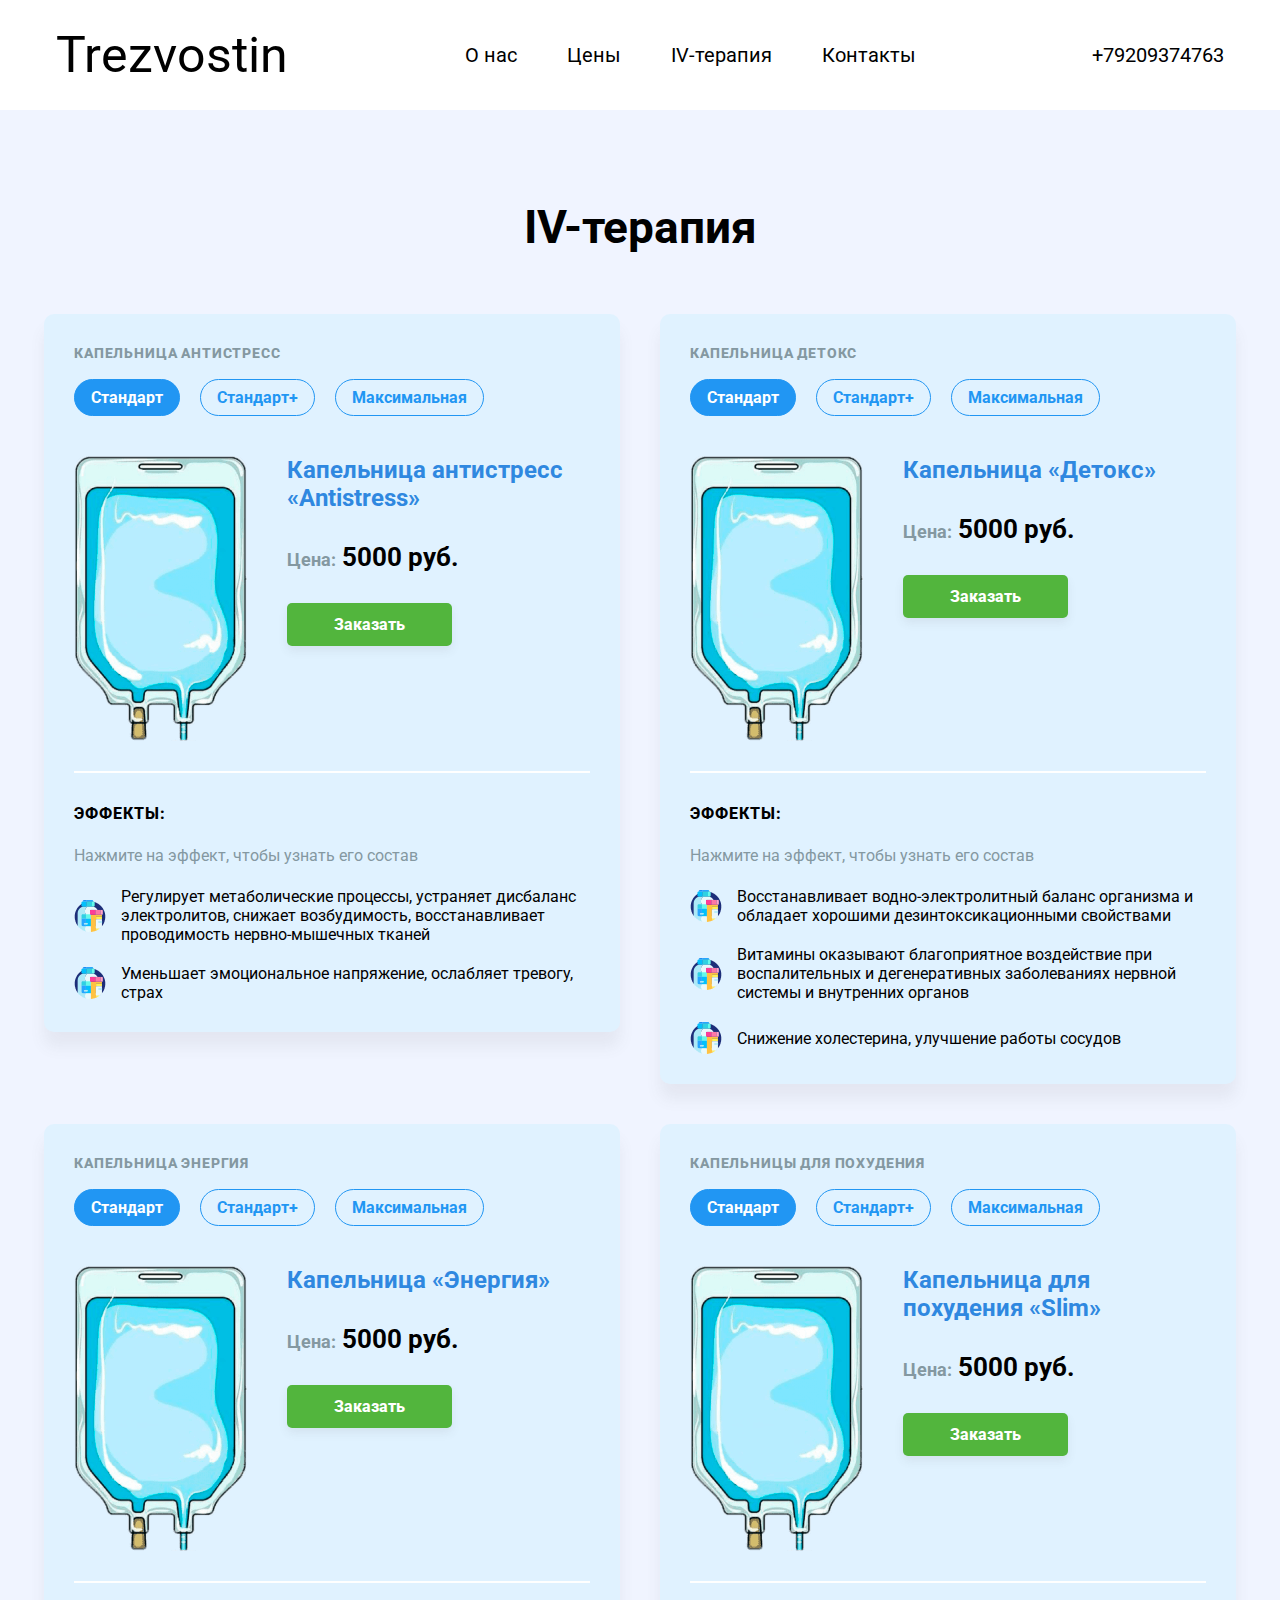
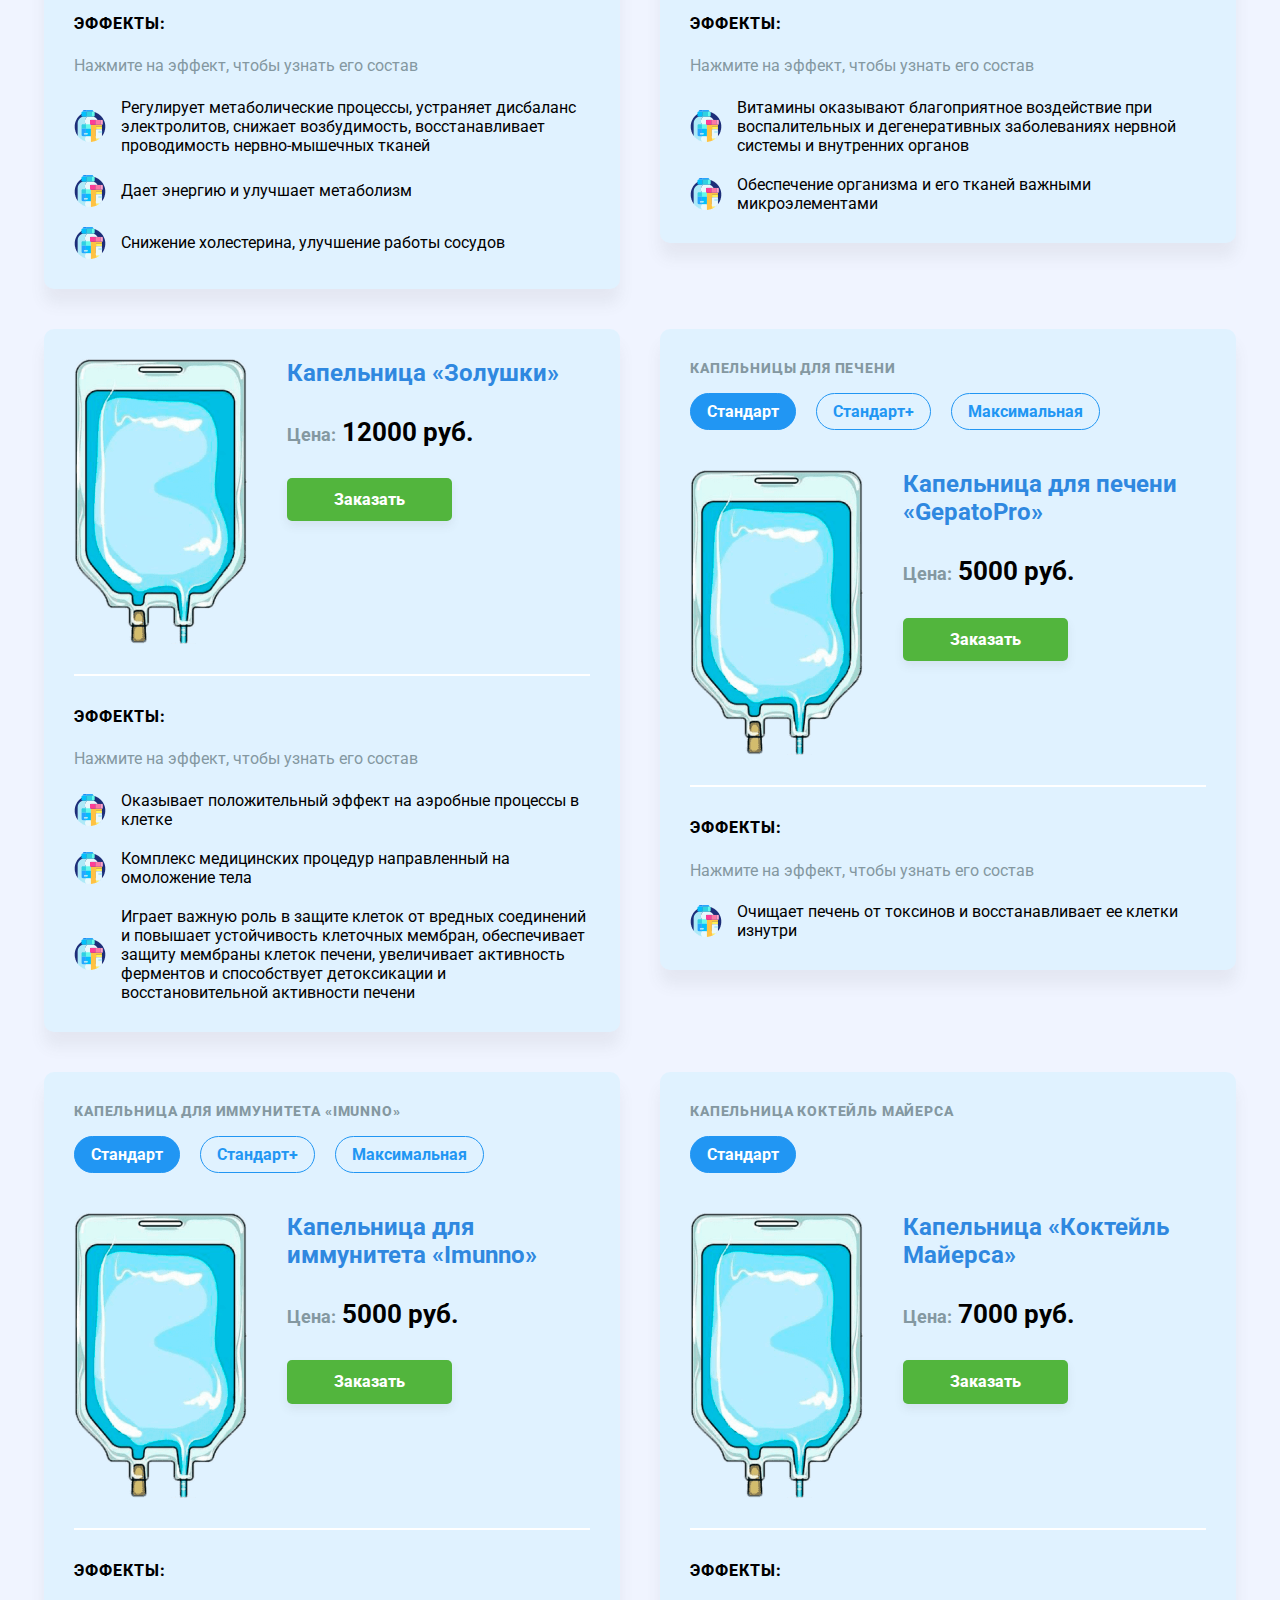
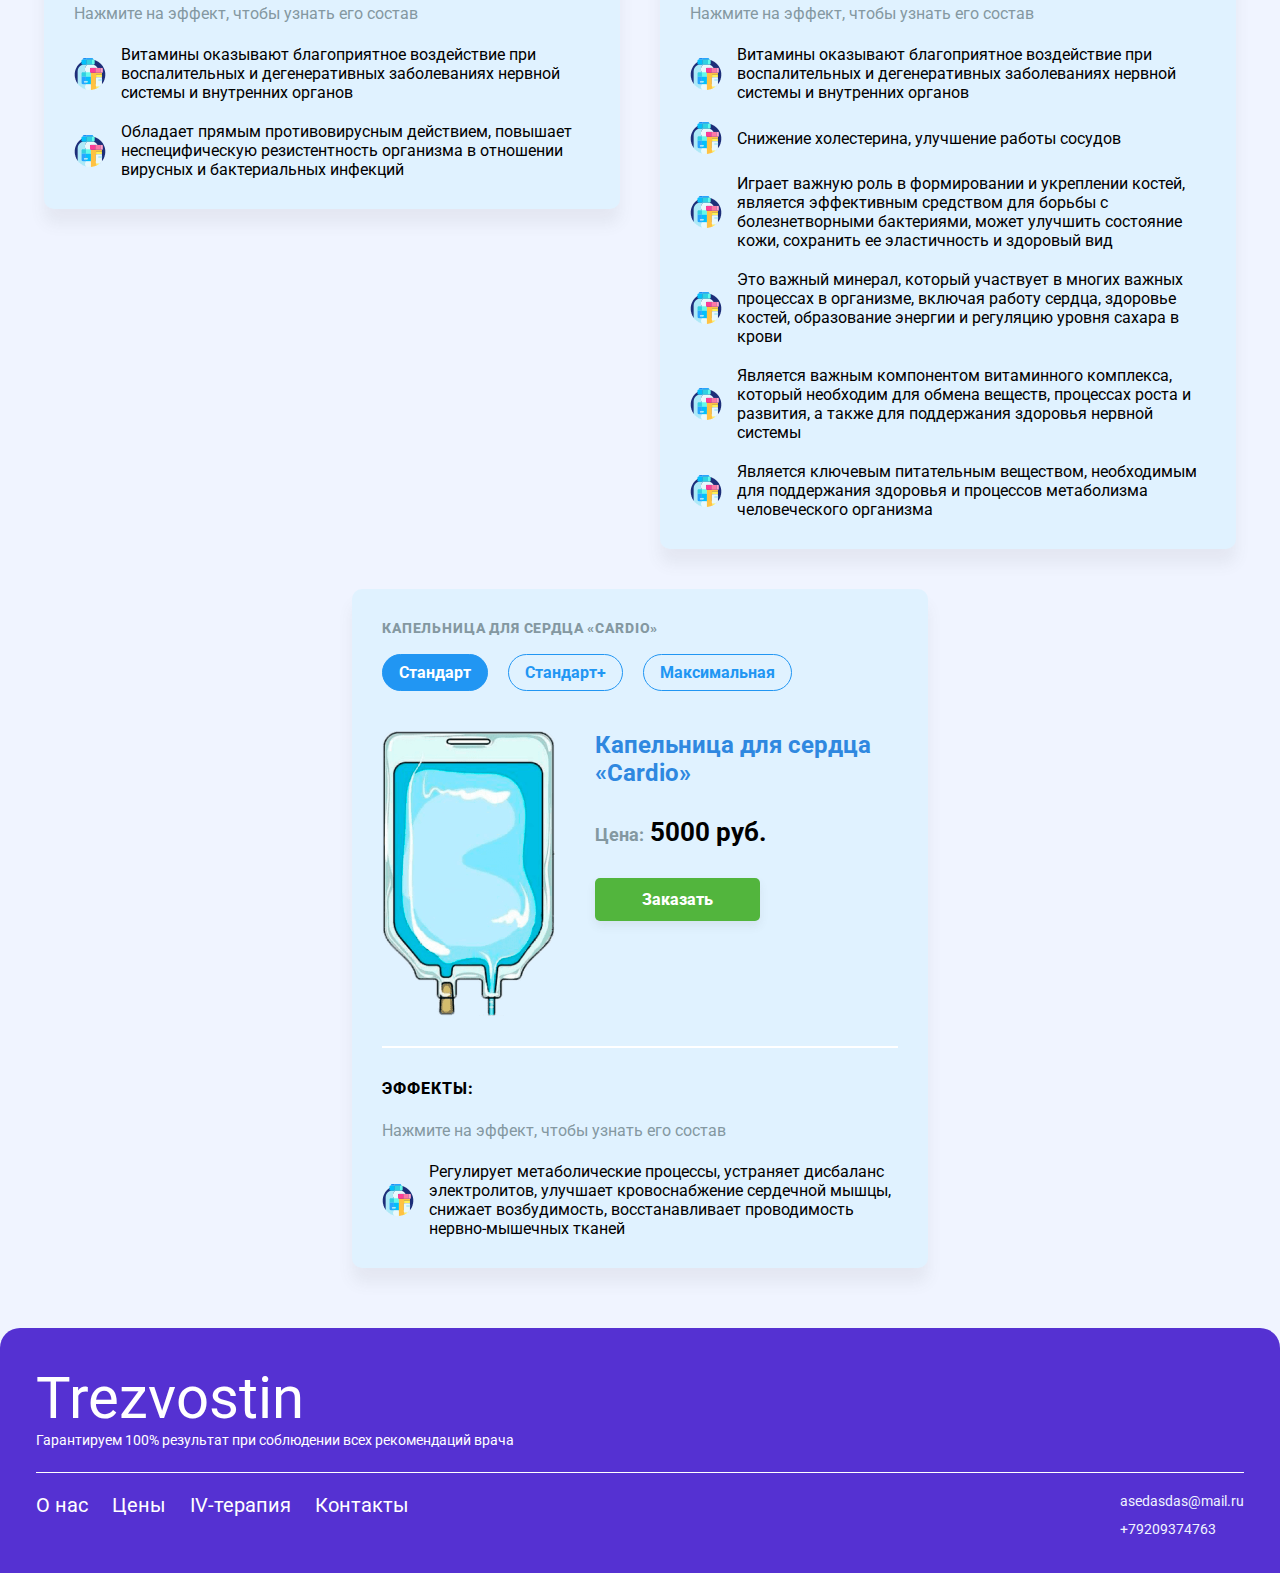
<file: IV.html>
<!DOCTYPE html>
<html lang="ru">
  <head>
    <link rel="preconnect" href="https://fonts.googleapis.com" />
    <link rel="preconnect" href="https://fonts.gstatic.com" crossorigin />
    <link
      href="https://fonts.googleapis.com/css2?family=Roboto&display=swap"
      rel="stylesheet" />
    <link rel="stylesheet" href="style.css" />
    <meta charset="UTF-8" />
    <meta name="viewport" content="width=device-width, initial-scale=1.0" />
    <title>Наркологическая клиника Trezvostin - IV-терапия. Профессиональная наркологическая и психиатрическая помощь. Срочный выезд. Вывод из запоя на дому. Стационарное лечение. Анонимно.</title>
    <meta name="description" content="Исследуйте многообразие капельниц в клинике Trezvostin: Антистресс, Детокс, Энергия, Похудение, Золушка, Печень, Иммунитет, Коктейль Майерса, Сердце. Каждая капельница обладает уникальными свойствами, направленными на укрепление организма. Подробности, эффекты и цены на сайте Trezvostin.">
    <meta name="keywords" content="IV-терапия Trezvostin, капельницы IV-терапии, капельница антистресс, капельница детокс, капельница энергия, капельницы для похудения, капельница Золушка, капельницы для печени, капельница GepatoPro, капельница для иммунитета Imunno, капельница коктейль Майерса, капельница для сердца Cardio, IV-терапия в Москве, стандарт, стандарт+, максимальная, цены на капельницы, эффекты IV-терапии, заказать капельницу, комплекс медицинских процедур, детоксикация и восстановление, профессиональная медицинская помощь, качественные услуги, наркологическая клиника Trezvostin, срочный выезд нарколога, стационарное лечение, анонимное лечение алкоголизма, кодирование от алкоголя, фармакологические методы кодирования, психологические методы кодирования, гипноз, метод Довженко, психотерапия, физиотерапевтические методы кодирования, лазерное кодирование, ТЭС-терапия, ранняя терапия, стадии зависимости, мотивационные беседы, интервенция, комплексное лечение, медицинская терапия, психологическая поддержка, реабилитационные программы, Москва, МО.">
    <meta property='og:title' content='Наркологическая клиника Trezvostin - IV-терапия. Профессиональная наркологическая и психиатрическая помощь. Срочный выезд. Вывод из запоя на дому. Стационарное лечение. Анонимно.' />
    <meta property='og:description' content='Исследуйте многообразие капельниц в клинике Trezvostin: Антистресс, Детокс, Энергия, Похудение, Золушка, Печень, Иммунитет, Коктейль Майерса, Сердце. Каждая капельница обладает уникальными свойствами, направленными на укрепление организма. Подробности, эффекты и цены на сайте Trezvostin.' />
    <meta property='og:site_name' content='Наркологическая клиника Trezvostin' />
    <meta property='og:locale' content='ru_RU' />
    <meta property='og:image' content='https://trezvostin.ru/favicon.ico' />
    <meta property='og:image:width' content='100' />
    <meta property='og:image:height' content='100' />
    <meta property='twitter:title' content="Наркологическая клиника Trezvostin - IV-терапия. Профессиональная наркологическая и психиатрическая помощь. Срочный выезд. Вывод из запоя на дому. Стационарное лечение. Анонимно." />
    <meta property='twitter:description' content="Исследуйте многообразие капельниц в клинике Trezvostin: Антистресс, Детокс, Энергия, Похудение, Золушка, Печень, Иммунитет, Коктейль Майерса, Сердце. Каждая капельница обладает уникальными свойствами, направленными на укрепление организма. Подробности, эффекты и цены на сайте Trezvostin." />
    <meta property='twitter:site' content='Наркологическая клиника Trezvostin' />
    <meta property='twitter:image' content='https://trezvostin.ru/favicon.ico' />
    <meta property="og:type" content="website">
    <meta property="og:locale" content="ru_RU">
  </head>
  <body>
  <header>
    <div class="header__wrapper">
      <a href="./index.html" class="logo">Trezvostin</a>
      <ul>
        <li><a href="./index.html#about">О нас</a></li>
        <li><a href="./price.html">Цены</a></li>
        <li><a href=" ./IV.html">IV-терапия</a></li>
        <li><a href="./index.html#footer">Контакты</a></li>
      </ul>
      <a class="phone-link" href="tel:+79209374763">+79209374763</a>
      <button class="button-popup" id="button">
        <svg xmlns="http://www.w3.org/2000/svg" width="38" height="27" viewBox="0 0 38 27" fill="none">
          <path d="M6 5.5H32" stroke="black" stroke-width="2"/>
          <path d="M6 13.5H32" stroke="black" stroke-width="2"/>
          <path d="M6 21.5H32" stroke="black" stroke-width="2"/>
        </svg>
      </button>
      <div id="popup">
        <ul>
          <li><a href="./index.html#about">О нас</a></li>
          <li><a href="./price.html">Цены</a></li>
          <li><a href=" ./IV.html">IV-терапия</a></li>
          <li><a href="./index.html#footer">Контакты</a></li>
        </ul>
      </div>
    </div>
  </header>
    <section class="wrapperPage">
      <h1>IV-терапия</h1>
      <aside class="cards">
        <section class="tabs">
          <div class="tabsWrapperWidth">
            <p class="titleTabs">Капельница Антистресс</p>
            <div class="tabsheader">
              <div class="tab active" onclick="opentab('1', 0)">Стандарт</div>
              <div class="tab" onclick="opentab('2', 0)">Стандарт+</div>
              <div class="tab" onclick="opentab('3', 0)">Максимальная</div>
            </div>
            <div class="tabscontent">
              <div class="content active" id="1">
                <div class="flexWrapper">
                  <div class="flexItem">
                    <img src="./assets/dropper-min.png" alt="" />
                  </div>
                  <div class="flexItem">
                    <h2 class="title">Капельница антистресс «Antistress»</h2>
                    <p class="cost"><span>Цена:</span> 5000 руб.</p>
                    <a href="index.html#call" class="itemButton">Заказать</a>
                  </div>
                </div>
                <div class="effects">
                  <p class="effectsTitle">ЭФФЕКТЫ:</p>
                  <span class="effSubTitle"
                  >Нажмите на эффект, чтобы узнать его состав</span
                  >
                  <div class="flexEffects">
                    <div class="effectItem">
                      <img src="./assets/polyarizuyushhaya-smes.png" alt="" />
                      <p>
                        Регулирует метаболические процессы, устраняет дисбаланс
                        электролитов, снижает возбудимость, восстанавливает
                        проводимость нервно-мышечных тканей
                      </p>
                    </div>
                    <div class="effectItem">
                      <img src="./assets/polyarizuyushhaya-smes.png" alt="" />
                      <p>
                        Уменьшает эмоциональное напряжение, ослабляет тревогу,
                        страх
                      </p>
                    </div>
                  </div>
                </div>
              </div>
              <div class="content" id="2">
                <div class="flexWrapper">
                  <div class="flexItem">
                    <img src="./assets/dropper-min.png" alt="" />
                  </div>
                  <div class="flexItem">
                    <h2 class="title">Капельница антистресс «Antistress»</h2>
                    <p class="cost"><span>Цена:</span> 8000 руб.</p>
                    <a href="index.html#call" class="itemButton">Заказать</a>
                  </div>
                </div>
                <div class="effects">
                  <p class="effectsTitle">ЭФФЕКТЫ:</p>
                  <span class="effSubTitle"
                  >Нажмите на эффект, чтобы узнать его состав</span
                  >
                  <div class="flexEffects">
                    <div class="effectItem">
                      <img src="./assets/polyarizuyushhaya-smes.png" alt="" />
                      <p>
                        Регулирует метаболические процессы, устраняет дисбаланс
                        электролитов, снижает возбудимость, восстанавливает
                        проводимость нервно-мышечных тканей
                      </p>
                    </div>
                    <div class="effectItem">
                      <img src="./assets/polyarizuyushhaya-smes.png" alt="" />
                      <p>
                        Уменьшает эмоциональное напряжение, ослабляет тревогу,
                        страх
                      </p>
                    </div>
                    <div class="effectItem">
                      <img src="./assets/nootropy.svg" alt="" />
                      <p>
                        Оказывает положительное влияние на обменные процессы
                        мозга, повышает концентрацию АТФ в мозговой ткани,
                        улучшает микроциркуляцию и текучесть крови
                      </p>
                    </div>
                  </div>
                </div>
              </div>
              <div class="content" id="3">
                <div class="flexWrapper">
                  <div class="flexItem">
                    <img src="./assets/dropper-min.png" alt="" />
                  </div>
                  <div class="flexItem">
                    <h2 class="title">Капельница антистресс «Antistress»</h2>
                    <p class="cost"><span>Цена:</span> 15000 руб.</p>
                    <a href="index.html#call" class="itemButton">Заказать</a>
                  </div>
                </div>
                <div class="effects">
                  <p class="effectsTitle">ЭФФЕКТЫ:</p>
                  <span class="effSubTitle"
                  >Нажмите на эффект, чтобы узнать его состав</span
                  >
                  <div class="flexEffects">
                    <div class="effectItem">
                      <img src="./assets/polyarizuyushhaya-smes.png" alt="" />
                      <p>
                        Регулирует метаболические процессы, устраняет дисбаланс
                        электролитов, снижает возбудимость, восстанавливает
                        проводимость нервно-мышечных тканей
                      </p>
                    </div>
                    <div class="effectItem">
                      <img src="./assets/polyarizuyushhaya-smes.png" alt="" />
                      <p>
                        Уменьшает эмоциональное напряжение, ослабляет тревогу,
                        страх
                      </p>
                    </div>
                    <div class="effectItem">
                      <img src="./assets/nootropy.svg" alt="" />
                      <p>
                        Оказывает положительное влияние на обменные процессы
                        мозга, повышает концентрацию АТФ в мозговой ткани,
                        улучшает микроциркуляцию и текучесть крови
                      </p>
                    </div>
                    <div class="effectItem">
                      <img src="./assets/nootropy.svg" alt="" />
                      <p>
                        Витамины оказывают благоприятное воздействие при
                        воспалительных и дегенеративных заболеваниях нервной
                        системы и внутренних органов
                      </p>
                    </div>
                  </div>
                </div>
              </div>
            </div>
          </div>
        </section>
        <section class="tabs">
          <div class="tabsWrapperWidth">
            <p class="titleTabs">Капельница Детокс</p>
            <div class="tabsheader">
              <div class="tab active" onclick="opentab('11', 1)">Стандарт</div>
              <div class="tab" onclick="opentab('21', 1)">Стандарт+</div>
              <div class="tab" onclick="opentab('31', 1)">Максимальная</div>
            </div>
            <div class="tabscontent">
              <div class="content active" id="11">
                <div class="flexWrapper">
                  <div class="flexItem">
                    <img src="./assets/dropper-min.png" alt="" />
                  </div>
                  <div class="flexItem">
                    <h2 class="title">Капельница «Детокс»</h2>
                    <p class="cost"><span>Цена:</span> 5000 руб.</p>
                    <a href="index.html#call" class="itemButton">Заказать</a>
                  </div>
                </div>
                <div class="effects">
                  <p class="effectsTitle">ЭФФЕКТЫ:</p>
                  <span class="effSubTitle"
                  >Нажмите на эффект, чтобы узнать его состав</span
                  >
                  <div class="flexEffects">
                    <div class="effectItem">
                      <img src="./assets/polyarizuyushhaya-smes.png" alt="" />
                      <p>
                        Восстанавливает водно-электролитный баланс организма и
                        обладает хорошими дезинтоксикационными свойствами
                      </p>
                    </div>
                    <div class="effectItem">
                      <img src="./assets/polyarizuyushhaya-smes.png" alt="" />
                      <p>
                        Витамины оказывают благоприятное воздействие при
                        воспалительных и дегенеративных заболеваниях нервной
                        системы и внутренних органов
                      </p>
                    </div>
                    <div class="effectItem">
                      <img src="./assets/polyarizuyushhaya-smes.png" alt="" />
                      <p>Снижение холестерина, улучшение работы сосудов</p>
                    </div>
                  </div>
                </div>
              </div>
              <div class="content" id="21">
                <div class="flexWrapper">
                  <div class="flexItem">
                    <img src="./assets/dropper-min.png" alt="" />
                  </div>
                  <div class="flexItem">
                    <h2 class="title">Капельница «Детокс»</h2>
                    <p class="cost"><span>Цена:</span> 8000 руб.</p>
                    <a href="index.html#call" class="itemButton">Заказать</a>
                  </div>
                </div>
                <div class="effects">
                  <p class="effectsTitle">ЭФФЕКТЫ:</p>
                  <span class="effSubTitle"
                  >Нажмите на эффект, чтобы узнать его состав</span
                  >
                  <div class="flexEffects">
                    <div class="effectItem">
                      <img src="./assets/polyarizuyushhaya-smes.png" alt="" />
                      <p>
                        Восстанавливает водно-электролитный баланс организма и
                        обладает хорошими дезинтоксикационными свойствами
                      </p>
                    </div>
                    <div class="effectItem">
                      <img src="./assets/polyarizuyushhaya-smes.png" alt="" />
                      <p>
                        Витамины оказывают благоприятное воздействие при
                        воспалительных и дегенеративных заболеваниях нервной
                        системы и внутренних органов
                      </p>
                    </div>
                    <div class="effectItem">
                      <img src="./assets/polyarizuyushhaya-smes.png" alt="" />
                      <p>Снижение холестерина, улучшение работы сосудов</p>
                    </div>
                    <div class="effectItem">
                      <img src="./assets/polyarizuyushhaya-smes.png" alt="" />
                      <p>
                        Действует как антидот, оказывает противовоспалительное и
                        десенсибилизирующее действие
                      </p>
                    </div>
                    <div class="effectItem">
                      <img src="./assets/polyarizuyushhaya-smes.png" alt="" />
                      <p>Дает энергию и улучшает метаболизм</p>
                    </div>
                  </div>
                </div>
              </div>
              <div class="content" id="31">
                <div class="flexWrapper">
                  <div class="flexItem">
                    <img src="./assets/dropper-min.png" alt="" />
                  </div>
                  <div class="flexItem">
                    <h2 class="title">Капельница «Детокс»</h2>
                    <p class="cost"><span>Цена:</span> 15000 руб.</p>
                    <a href="index.html#call" class="itemButton">Заказать</a>
                  </div>
                </div>
                <div class="effects">
                  <p class="effectsTitle">ЭФФЕКТЫ:</p>
                  <span class="effSubTitle"
                  >Нажмите на эффект, чтобы узнать его состав</span
                  >
                  <div class="flexEffects">
                    <div class="effectItem">
                      <img src="./assets/polyarizuyushhaya-smes.png" alt="" />
                      <p>
                        Восстанавливает водно-электролитный баланс организма и
                        обладает хорошими дезинтоксикационными свойствами
                      </p>
                    </div>
                    <div class="effectItem">
                      <img src="./assets/polyarizuyushhaya-smes.png" alt="" />
                      <p>
                        Витамины оказывают благоприятное воздействие при
                        воспалительных и дегенеративных заболеваниях нервной
                        системы и внутренних органов
                      </p>
                    </div>
                    <div class="effectItem">
                      <img src="./assets/polyarizuyushhaya-smes.png" alt="" />
                      <p>Снижение холестерина, улучшение работы сосудов</p>
                    </div>
                    <div class="effectItem">
                      <img src="./assets/polyarizuyushhaya-smes.png" alt="" />
                      <p>
                        Действует как антидот, оказывает противовоспалительное и
                        десенсибилизирующее действие
                      </p>
                    </div>
                    <div class="effectItem">
                      <img src="./assets/polyarizuyushhaya-smes.png" alt="" />
                      <p>Дает энергию и улучшает метаболизм</p>
                    </div>
                    <div class="effectItem">
                      <img src="./assets/polyarizuyushhaya-smes.png" alt="" />
                      <p>Защита сердца и почек</p>
                    </div>
                    <div class="effectItem">
                      <img src="./assets/polyarizuyushhaya-smes.png" alt="" />
                      <p>Улучшение работы мозга</p>
                    </div>
                    <div class="effectItem">
                      <img src="./assets/polyarizuyushhaya-smes.png" alt="" />
                      <p>
                        Очищает печень от токсинов и восстанавливает ее клетки
                        изнутри
                      </p>
                    </div>
                  </div>
                </div>
              </div>
            </div>
          </div>
        </section>
        <section class="tabs">
          <div class="tabsWrapperWidth">
            <p class="titleTabs">Капельница Энергия</p>
            <div class="tabsheader">
              <div class="tab active" onclick="opentab('12', 2)">Стандарт</div>
              <div class="tab" onclick="opentab('22', 2)">Стандарт+</div>
              <div class="tab" onclick="opentab('32', 2)">Максимальная</div>
            </div>
            <div class="tabscontent">
              <div class="content active" id="12">
                <div class="flexWrapper">
                  <div class="flexItem">
                    <img src="./assets/dropper-min.png" alt="" />
                  </div>
                  <div class="flexItem">
                    <h2 class="title">Капельница «Энергия»</h2>
                    <p class="cost"><span>Цена:</span> 5000 руб.</p>
                    <a href="index.html#call" class="itemButton">Заказать</a>
                  </div>
                </div>
                <div class="effects">
                  <p class="effectsTitle">ЭФФЕКТЫ:</p>
                  <span class="effSubTitle"
                  >Нажмите на эффект, чтобы узнать его состав</span
                  >
                  <div class="flexEffects">
                    <div class="effectItem">
                      <img src="./assets/polyarizuyushhaya-smes.png" alt="" />
                      <p>
                        Регулирует метаболические процессы, устраняет дисбаланс
                        электролитов, снижает возбудимость, восстанавливает
                        проводимость нервно-мышечных тканей
                      </p>
                    </div>
                    <div class="effectItem">
                      <img src="./assets/polyarizuyushhaya-smes.png" alt="" />
                      <p>Дает энергию и улучшает метаболизм</p>
                    </div>
                    <div class="effectItem">
                      <img src="./assets/polyarizuyushhaya-smes.png" alt="" />
                      <p>Снижение холестерина, улучшение работы сосудов</p>
                    </div>
                  </div>
                </div>
              </div>
              <div class="content" id="22">
                <div class="flexWrapper">
                  <div class="flexItem">
                    <img src="./assets/dropper-min.png" alt="" />
                  </div>
                  <div class="flexItem">
                    <h2 class="title">Капельница «Энергия»</h2>
                    <p class="cost"><span>Цена:</span> 8000 руб.</p>
                    <a href="index.html#call" class="itemButton">Заказать</a>
                  </div>
                </div>
                <div class="effects">
                  <p class="effectsTitle">ЭФФЕКТЫ:</p>
                  <span class="effSubTitle"
                  >Нажмите на эффект, чтобы узнать его состав</span
                  >
                  <div class="flexEffects">
                    <div class="effectItem">
                      <img src="./assets/polyarizuyushhaya-smes.png" alt="" />
                      <p>
                        Регулирует метаболические процессы, устраняет дисбаланс
                        электролитов, снижает возбудимость, восстанавливает
                        проводимость нервно-мышечных тканей
                      </p>
                    </div>
                    <div class="effectItem">
                      <img src="./assets/polyarizuyushhaya-smes.png" alt="" />
                      <p>Дает энергию и улучшает метаболизм</p>
                    </div>
                    <div class="effectItem">
                      <img src="./assets/polyarizuyushhaya-smes.png" alt="" />
                      <p>Снижение холестерина, улучшение работы сосудов</p>
                    </div>
                    <div class="effectItem">
                      <img src="./assets/polyarizuyushhaya-smes.png" alt="" />
                      <p>
                        Оказывает положительное влияние на обменные процессы
                        мозга, повышает концентрацию АТФ в мозговой ткани,
                        улучшает микроциркуляцию и текучесть крови
                      </p>
                    </div>
                  </div>
                </div>
              </div>
              <div class="content" id="32">
                <div class="flexWrapper">
                  <div class="flexItem">
                    <img src="./assets/dropper-min.png" alt="" />
                  </div>
                  <div class="flexItem">
                    <h2 class="title">Капельница «Энергия»</h2>
                    <p class="cost"><span>Цена:</span> 15000 руб.</p>
                    <a href="index.html#call" class="itemButton">Заказать</a>
                  </div>
                </div>
                <div class="effects">
                  <p class="effectsTitle">ЭФФЕКТЫ:</p>
                  <span class="effSubTitle"
                  >Нажмите на эффект, чтобы узнать его состав</span
                  >
                  <div class="flexEffects">
                    <div class="effectItem">
                      <img src="./assets/polyarizuyushhaya-smes.png" alt="" />
                      <p>
                        Регулирует метаболические процессы, устраняет дисбаланс
                        электролитов, снижает возбудимость, восстанавливает
                        проводимость нервно-мышечных тканей
                      </p>
                    </div>
                    <div class="effectItem">
                      <img src="./assets/polyarizuyushhaya-smes.png" alt="" />
                      <p>Дает энергию и улучшает метаболизм</p>
                    </div>
                    <div class="effectItem">
                      <img src="./assets/polyarizuyushhaya-smes.png" alt="" />
                      <p>
                        Оказывает положительное влияние на обменные процессы
                        мозга, повышает концентрацию АТФ в мозговой ткани,
                        улучшает микроциркуляцию и текучесть крови
                      </p>
                    </div>
                    <div class="effectItem">
                      <img src="./assets/polyarizuyushhaya-smes.png" alt="" />
                      <p>
                        Повышает работоспособность, уменьшает симптомы
                        психического и физического перенапряжения, способствует
                        повышению выносливости
                      </p>
                    </div>
                    <div class="effectItem">
                      <img src="./assets/polyarizuyushhaya-smes.png" alt="" />
                      <p>
                        Стимулирует аэробный гликолиз и синтеза АТФ в клетках,
                        активируются окислительно-восстановительные реакции, а
                        также метаболическая энергокоррекция, антигипоксическая и
                        антиоксидантная активность в структурах головного мозга
                      </p>
                    </div>
                  </div>
                </div>
              </div>
            </div>
          </div>
        </section>
        <section class="tabs">
          <div class="tabsWrapperWidth">
            <p class="titleTabs">Капельницы для похудения</p>
            <div class="tabsheader">
              <div class="tab active" onclick="opentab('13', 3)">Стандарт</div>
              <div class="tab" onclick="opentab('23', 3)">Стандарт+</div>
              <div class="tab" onclick="opentab('33', 3)">Максимальная</div>
            </div>
            <div class="tabscontent">
              <div class="content active" id="13">
                <div class="flexWrapper">
                  <div class="flexItem">
                    <img src="./assets/dropper-min.png" alt="" />
                  </div>
                  <div class="flexItem">
                    <h2 class="title">Капельница для похудения «Slim»</h2>
                    <p class="cost"><span>Цена:</span> 5000 руб.</p>
                    <a href="index.html#call" class="itemButton">Заказать</a>
                  </div>
                </div>
                <div class="effects">
                  <p class="effectsTitle">ЭФФЕКТЫ:</p>
                  <span class="effSubTitle"
                  >Нажмите на эффект, чтобы узнать его состав</span
                  >
                  <div class="flexEffects">
                    <div class="effectItem">
                      <img src="./assets/polyarizuyushhaya-smes.png" alt="" />
                      <p>
                        Витамины оказывают благоприятное воздействие при
                        воспалительных и дегенеративных заболеваниях нервной
                        системы и внутренних органов
                      </p>
                    </div>
                    <div class="effectItem">
                      <img src="./assets/polyarizuyushhaya-smes.png" alt="" />
                      <p>
                        Обеспечение организма и его тканей важными микроэлементами
                      </p>
                    </div>
                  </div>
                </div>
              </div>
              <div class="content" id="23">
                <div class="flexWrapper">
                  <div class="flexItem">
                    <img src="./assets/dropper-min.png" alt="" />
                  </div>
                  <div class="flexItem">
                    <h2 class="title">Капельница для похудения «Slim»</h2>
                    <p class="cost"><span>Цена:</span> 8000 руб.</p>
                    <a href="index.html#call" class="itemButton">Заказать</a>
                  </div>
                </div>
                <div class="effects">
                  <p class="effectsTitle">ЭФФЕКТЫ:</p>
                  <span class="effSubTitle"
                  >Нажмите на эффект, чтобы узнать его состав</span
                  >
                  <div class="flexEffects">
                    <div class="effectItem">
                      <img src="./assets/polyarizuyushhaya-smes.png" alt="" />
                      <p>
                        Витамины оказывают благоприятное воздействие при
                        воспалительных и дегенеративных заболеваниях нервной
                        системы и внутренних органов
                      </p>
                    </div>
                    <div class="effectItem">
                      <img src="./assets/polyarizuyushhaya-smes.png" alt="" />
                      <p>
                        Обеспечение организма и его тканей важными микроэлементами
                      </p>
                    </div>
                    <div class="effectItem">
                      <img src="./assets/polyarizuyushhaya-smes.png" alt="" />
                      <p>
                        Регуляция процессов образования и расходования жиров в
                        организме
                      </p>
                    </div>
                    <div class="effectItem">
                      <img src="./assets/polyarizuyushhaya-smes.png" alt="" />
                      <p>
                        Повышает работоспособность, уменьшает симптомы
                        психического и физического перенапряжения, способствует
                        повышению выносливости
                      </p>
                    </div>
                    <div class="effectItem">
                      <img src="./assets/polyarizuyushhaya-smes.png" alt="" />
                      <p>
                        Лекарственные препараты, снижающие и подавляющие аппетит
                      </p>
                    </div>
                    <div class="effectItem">
                      <img src="./assets/polyarizuyushhaya-smes.png" alt="" />
                      <p>
                        Комплекс лечебных мероприятий направленный на снижение
                        симптомов заболевания
                      </p>
                    </div>
                  </div>
                </div>
              </div>
              <div class="content" id="33">
                <div class="flexWrapper">
                  <div class="flexItem">
                    <img src="./assets/dropper-min.png" alt="" />
                  </div>
                  <div class="flexItem">
                    <h2 class="title">Капельница для похудения «Slim»</h2>
                    <p class="cost"><span>Цена:</span> 15000 руб.</p>
                    <a href="index.html#call" class="itemButton">Заказать</a>
                  </div>
                </div>
                <div class="effects">
                  <p class="effectsTitle">ЭФФЕКТЫ:</p>
                  <span class="effSubTitle"
                  >Нажмите на эффект, чтобы узнать его состав</span
                  >
                  <div class="flexEffects">
                    <div class="effectItem">
                      <img src="./assets/polyarizuyushhaya-smes.png" alt="" />
                      <p>
                        Витамины оказывают благоприятное воздействие при
                        воспалительных и дегенеративных заболеваниях нервной
                        системы и внутренних органов
                      </p>
                    </div>
                    <div class="effectItem">
                      <img src="./assets/polyarizuyushhaya-smes.png" alt="" />
                      <p>
                        Обеспечение организма и его тканей важными микроэлементами
                      </p>
                    </div>
                    <div class="effectItem">
                      <img src="./assets/polyarizuyushhaya-smes.png" alt="" />
                      <p>
                        Регуляция процессов образования и расходования жиров в
                        организме
                      </p>
                    </div>
                    <div class="effectItem">
                      <img src="./assets/polyarizuyushhaya-smes.png" alt="" />
                      <p>
                        Повышает работоспособность, уменьшает симптомы
                        психического и физического перенапряжения, способствует
                        повышению выносливости
                      </p>
                    </div>
                    <div class="effectItem">
                      <img src="./assets/polyarizuyushhaya-smes.png" alt="" />
                      <p>
                        Лекарственные препараты, снижающие и подавляющие аппетит
                      </p>
                    </div>
                    <div class="effectItem">
                      <img src="./assets/polyarizuyushhaya-smes.png" alt="" />
                      <p>
                        Комплекс лечебных мероприятий направленный на снижение
                        симптомов заболевания
                      </p>
                    </div>
                    <div class="effectItem">
                      <img src="./assets/polyarizuyushhaya-smes.png" alt="" />
                      <p>
                        Стимулирует аэробный гликолиз и синтеза АТФ в клетках,
                        активируются окислительно-восстановительные реакции, а
                        также метаболическая энергокоррекция, антигипоксическая и
                        антиоксидантная активность в структурах головного мозга
                      </p>
                    </div>
                    <div class="effectItem">
                      <img src="./assets/polyarizuyushhaya-smes.png" alt="" />
                      <p>
                        Проведение комплексной консультации врача психотерапевта
                      </p>
                    </div>
                  </div>
                </div>
              </div>
            </div>
          </div>
        </section>
        <section class="tabs">
          <div class="tabsWrapperWidth">
            <div class="tabscontent">
              <div class="content active" id="14">
                <div class="flexWrapper">
                  <div class="flexItem">
                    <img src="./assets/dropper-min.png" alt="" />
                  </div>
                  <div class="flexItem">
                    <h2 class="title">Капельница «Золушки»</h2>
                    <p class="cost"><span>Цена:</span> 12000 руб.</p>
                    <a href="index.html#call" class="itemButton">Заказать</a>
                  </div>
                </div>
                <div class="effects">
                  <p class="effectsTitle">ЭФФЕКТЫ:</p>
                  <span class="effSubTitle"
                  >Нажмите на эффект, чтобы узнать его состав</span
                  >
                  <div class="flexEffects">
                    <div class="effectItem">
                      <img src="./assets/polyarizuyushhaya-smes.png" alt="" />
                      <p>
                        Оказывает положительный эффект на аэробные процессы в
                        клетке
                      </p>
                    </div>
                    <div class="effectItem">
                      <img src="./assets/polyarizuyushhaya-smes.png" alt="" />
                      <p>
                        Комплекс медицинскиx процедур направленный на омоложение
                        тела
                      </p>
                    </div>
                    <div class="effectItem">
                      <img src="./assets/polyarizuyushhaya-smes.png" alt="" />
                      <p>
                        Играет важную роль в защите клеток от вредных соединений и
                        повышает устойчивость клеточных мембран, обеспечивает
                        защиту мембраны клеток печени, увеличивает активность
                        ферментов и способствует детоксикации и восстановительной
                        активности печени
                      </p>
                    </div>
                  </div>
                </div>
              </div>
            </div>
          </div>
        </section>
        <section class="tabs">
          <div class="tabsWrapperWidth">
            <p class="titleTabs">Капельницы для печени</p>
            <div class="tabsheader">
              <div class="tab active" onclick="opentab('15', 5)">Стандарт</div>
              <div class="tab" onclick="opentab('25', 5)">Стандарт+</div>
              <div class="tab" onclick="opentab('35', 5)">Максимальная</div>
            </div>
            <div class="tabscontent">
              <div class="content active" id="15">
                <div class="flexWrapper">
                  <div class="flexItem">
                    <img src="./assets/dropper-min.png" alt="" />
                  </div>
                  <div class="flexItem">
                    <h2 class="title">Капельница для печени «GepatoPro»</h2>
                    <p class="cost"><span>Цена:</span> 5000 руб.</p>
                    <a href="index.html#call" class="itemButton">Заказать</a>
                  </div>
                </div>
                <div class="effects">
                  <p class="effectsTitle">ЭФФЕКТЫ:</p>
                  <span class="effSubTitle"
                  >Нажмите на эффект, чтобы узнать его состав</span
                  >
                  <div class="flexEffects">
                    <div class="effectItem">
                      <img src="./assets/polyarizuyushhaya-smes.png" alt="" />
                      <p>
                        Очищает печень от токсинов и восстанавливает ее клетки
                        изнутри
                      </p>
                    </div>
                  </div>
                </div>
              </div>
              <div class="content" id="25">
                <div class="flexWrapper">
                  <div class="flexItem">
                    <img src="./assets/dropper-min.png" alt="" />
                  </div>
                  <div class="flexItem">
                    <h2 class="title">Капельница для печени «GepatoPro»</h2>
                    <p class="cost"><span>Цена:</span> 8000 руб.</p>
                    <a href="index.html#call" class="itemButton">Заказать</a>
                  </div>
                </div>
                <div class="effects">
                  <p class="effectsTitle">ЭФФЕКТЫ:</p>
                  <span class="effSubTitle"
                  >Нажмите на эффект, чтобы узнать его состав</span
                  >
                  <div class="flexEffects">
                    <div class="effectItem">
                      <img src="./assets/polyarizuyushhaya-smes.png" alt="" />
                      <p>
                        Очищает печень от токсинов и восстанавливает ее клетки
                        изнутри
                      </p>
                    </div>
                    <div class="effectItem">
                      <img src="./assets/polyarizuyushhaya-smes.png" alt="" />
                      <p>
                        Витамины оказывают благоприятное воздействие при
                        воспалительных и дегенеративных заболеваниях нервной
                        системы и внутренних органов
                      </p>
                    </div>
                    <div class="effectItem">
                      <img src="./assets/polyarizuyushhaya-smes.png" alt="" />
                      <p>
                        Активируется метаболическая энергокоррекция,
                        антигипоксическая и антиоксидантная активность в
                        структурах головного мозга
                      </p>
                    </div>
                  </div>
                </div>
              </div>
              <div class="content" id="35">
                <div class="flexWrapper">
                  <div class="flexItem">
                    <img src="./assets/dropper-min.png" alt="" />
                  </div>
                  <div class="flexItem">
                    <h2 class="title">Капельница для печени «GepatoPro»</h2>
                    <p class="cost"><span>Цена:</span> 13000 руб.</p>
                    <a href="index.html#call" class="itemButton">Заказать</a>
                  </div>
                </div>
                <div class="effects">
                  <p class="effectsTitle">ЭФФЕКТЫ:</p>
                  <span class="effSubTitle"
                  >Нажмите на эффект, чтобы узнать его состав</span
                  >
                  <div class="flexEffects">
                    <div class="effectItem">
                      <img src="./assets/polyarizuyushhaya-smes.png" alt="" />
                      <p>
                        Очищает печень от токсинов и восстанавливает ее клетки
                        изнутри
                      </p>
                    </div>
                    <div class="effectItem">
                      <img src="./assets/polyarizuyushhaya-smes.png" alt="" />
                      <p>
                        Витамины оказывают благоприятное воздействие при
                        воспалительных и дегенеративных заболеваниях нервной
                        системы и внутренних органов
                      </p>
                    </div>
                    <div class="effectItem">
                      <img src="./assets/polyarizuyushhaya-smes.png" alt="" />
                      <p>
                        Активируется метаболическая энергокоррекция,
                        антигипоксическая и антиоксидантная активность в
                        структурах головного мозга
                      </p>
                    </div>
                    <div class="effectItem">
                      <img src="./assets/polyarizuyushhaya-smes.png" alt="" />
                      <p>
                        Оказывает положительный эффект на аэробные процессы в
                        клетке
                      </p>
                    </div>
                  </div>
                </div>
              </div>
            </div>
          </div>
        </section>
        <section class="tabs">
          <div class="tabsWrapperWidth">
            <p class="titleTabs">Капельница для иммунитета «Imunno»</p>
            <div class="tabsheader">
              <div class="tab active" onclick="opentab('17', 7)">Стандарт</div>
              <div class="tab" onclick="opentab('27', 7)">Стандарт+</div>
              <div class="tab" onclick="opentab('37', 7)">Максимальная</div>
            </div>
            <div class="tabscontent">
              <div class="content active" id="17">
                <div class="flexWrapper">
                  <div class="flexItem">
                    <img src="./assets/dropper-min.png" alt="" />
                  </div>
                  <div class="flexItem">
                    <h2 class="title">Капельница для иммунитета «Imunno»</h2>
                    <p class="cost"><span>Цена:</span> 5000 руб.</p>
                    <a href="index.html#call" class="itemButton">Заказать</a>
                  </div>
                </div>
                <div class="effects">
                  <p class="effectsTitle">ЭФФЕКТЫ:</p>
                  <span class="effSubTitle"
                  >Нажмите на эффект, чтобы узнать его состав</span
                  >
                  <div class="flexEffects">
                    <div class="effectItem">
                      <img src="./assets/polyarizuyushhaya-smes.png" alt="" />
                      <p>
                        Витамины оказывают благоприятное воздействие при воспалительных и дегенеративных заболеваниях нервной системы и внутренних органов                      </p>
                    </div>
                    <div class="effectItem">
                      <img src="./assets/polyarizuyushhaya-smes.png" alt="" />
                      <p>
                        Обладает прямым противовирусным действием, повышает неспецифическую резистентность организма в отношении вирусных и бактериальных инфекций
                      </p>
                    </div>
                  </div>
                </div>
              </div>
              <div class="content" id="27">
                <div class="flexWrapper">
                  <div class="flexItem">
                    <img src="./assets/dropper-min.png" alt="" />
                  </div>
                  <div class="flexItem">
                    <h2 class="title">Капельница для иммунитета «Imunno»
                    </h2>
                    <p class="cost"><span>Цена:</span> 8000 руб.</p>
                    <a href="index.html#call" class="itemButton">Заказать</a>
                  </div>
                </div>
                <div class="effects">
                  <p class="effectsTitle">ЭФФЕКТЫ:</p>
                  <span class="effSubTitle"
                  >Нажмите на эффект, чтобы узнать его состав</span
                  >
                  <div class="flexEffects">
                    <div class="effectItem">
                      <img src="./assets/polyarizuyushhaya-smes.png" alt="" />
                      <p>
                        Витамины оказывают благоприятное воздействие при воспалительных и дегенеративных заболеваниях нервной системы и внутренних органов
                      </p>
                    </div>
                    <div class="effectItem">
                      <img src="./assets/polyarizuyushhaya-smes.png" alt="" />
                      <p>
                        Обладает прямым противовирусным действием, повышает неспецифическую резистентность организма в отношении вирусных и бактериальных инфекций
                      </p>
                    </div>
                    <div class="effectItem">
                      <img src="./assets/polyarizuyushhaya-smes.png" alt="" />
                      <p>
                        Оказывает антигипоксическое, мембранопротекторное, ноотропное, противосудорожное и анксиолитическое действие, повышает устойчивость организма к стрессу
                      </p>
                    </div>
                  </div>
                </div>
              </div>
              <div class="content" id="37">
                <div class="flexWrapper">
                  <div class="flexItem">
                    <img src="./assets/dropper-min.png" alt="" />
                  </div>
                  <div class="flexItem">
                    <h2 class="title">Капельница для иммунитета «Imunno»
                    </h2>
                    <p class="cost"><span>Цена:</span> 13000 руб.</p>
                    <a href="index.html#call" class="itemButton">Заказать</a>
                  </div>
                </div>
                <div class="effects">
                  <p class="effectsTitle">ЭФФЕКТЫ:</p>
                  <span class="effSubTitle"
                  >Нажмите на эффект, чтобы узнать его состав</span
                  >
                  <div class="flexEffects">
                    <div class="effectItem">
                      <img src="./assets/polyarizuyushhaya-smes.png" alt="" />
                      <p>
                        Витамины оказывают благоприятное воздействие при воспалительных и дегенеративных заболеваниях нервной системы и внутренних органов
                      </p>
                    </div>
                    <div class="effectItem">
                      <img src="./assets/polyarizuyushhaya-smes.png" alt="" />
                      <p>
                        Обладает прямым противовирусным действием, повышает неспецифическую резистентность организма в отношении вирусных и бактериальных инфекций
                      </p>
                    </div>
                    <div class="effectItem">
                      <img src="./assets/polyarizuyushhaya-smes.png" alt="" />
                      <p>
                        Оказывает антигипоксическое, мембранопротекторное, ноотропное, противосудорожное и анксиолитическое действие, повышает устойчивость организма к стрессу
                      </p>
                    </div>
                    <div class="effectItem">
                      <img src="./assets/polyarizuyushhaya-smes.png" alt="" />
                      <p>
                        Регулирует метаболические процессы, устраняет дисбаланс электролитов, улучшает кровоснабжение сердечной мышцы, снижает возбудимость, восстанавливает проводимость нервно-мышечных тканей
                      </p>
                    </div>
                  </div>
                </div>
              </div>
            </div>
          </div>
        </section>
        <section class="tabs">
          <div class="tabsWrapperWidth">
            <p class="titleTabs">Капельница коктейль майерса</p>
            <div class="tabsheader">
              <div class="tab active" onclick="opentab('16', 6)">Стандарт</div>
            </div>
            <div class="tabscontent">
              <div class="content active" id="16">
                <div class="flexWrapper">
                  <div class="flexItem">
                    <img src="./assets/dropper-min.png" alt="" />
                  </div>
                  <div class="flexItem">
                    <h2 class="title">Капельница «Коктейль Майерса»</h2>
                    <p class="cost"><span>Цена:</span> 7000 руб.</p>
                    <a href="index.html#call" class="itemButton">Заказать</a>
                  </div>
                </div>
                <div class="effects">
                  <p class="effectsTitle">ЭФФЕКТЫ:</p>
                  <span class="effSubTitle"
                  >Нажмите на эффект, чтобы узнать его состав</span
                  >
                  <div class="flexEffects">
                    <div class="effectItem">
                      <img src="./assets/polyarizuyushhaya-smes.png" alt="" />
                      <p>
                        Витамины оказывают благоприятное воздействие при воспалительных и дегенеративных заболеваниях нервной системы и внутренних органов
                      </p>
                    </div>
                    <div class="effectItem">
                      <img src="./assets/polyarizuyushhaya-smes.png" alt="" />
                      <p>
                        Снижение холестерина, улучшение работы сосудов
                      </p>
                    </div>
                    <div class="effectItem">
                      <img src="./assets/polyarizuyushhaya-smes.png" alt="" />
                      <p>
                        Играет важную роль в формировании и укреплении костей, является эффективным средством для борьбы с болезнетворными бактериями, может улучшить состояние кожи, сохранить ее эластичность и здоровый вид
                      </p>
                    </div>
                    <div class="effectItem">
                      <img src="./assets/polyarizuyushhaya-smes.png" alt="" />
                      <p>
                        Это важный минерал, который участвует в многих важных процессах в организме, включая работу сердца, здоровье костей, образование энергии и регуляцию уровня сахара в крови                      </p>
                    </div>
                    <div class="effectItem">
                      <img src="./assets/polyarizuyushhaya-smes.png" alt="" />
                      <p>
                        Является важным компонентом витаминного комплекса, который необходим для обмена веществ, процессах роста и развития, а также для поддержания здоровья нервной системы
                      </p>
                    </div>
                    <div class="effectItem">
                      <img src="./assets/polyarizuyushhaya-smes.png" alt="" />
                      <p>
                        Является ключевым питательным веществом, необходимым для поддержания здоровья и процессов метаболизма человеческого организма
                      </p>
                    </div>
                  </div>
                </div>
              </div>

            </div>
          </div>
        </section>
        <section class="tabs">
          <div class="tabsWrapperWidth">
            <p class="titleTabs">Капельница для сердца «Cardio»</p>
            <div class="tabsheader">
              <div class="tab active" onclick="opentab('18', 8)">Стандарт</div>
              <div class="tab" onclick="opentab('28', 8)">Стандарт+</div>
              <div class="tab" onclick="opentab('38', 8)">Максимальная</div>
            </div>
            <div class="tabscontent">
              <div class="content active" id="18">
                <div class="flexWrapper">
                  <div class="flexItem">
                    <img src="./assets/dropper-min.png" alt="" />
                  </div>
                  <div class="flexItem">
                    <h2 class="title">Капельница для сердца «Cardio»</h2>
                    <p class="cost"><span>Цена:</span> 5000 руб.</p>
                    <a href="index.html#call" class="itemButton">Заказать</a>
                  </div>
                </div>
                <div class="effects">
                  <p class="effectsTitle">ЭФФЕКТЫ:</p>
                  <span class="effSubTitle"
                  >Нажмите на эффект, чтобы узнать его состав</span
                  >
                  <div class="flexEffects">
                    <div class="effectItem">
                      <img src="./assets/polyarizuyushhaya-smes.png" alt="" />
                      <p>
                        Регулирует метаболические процессы, устраняет дисбаланс электролитов, улучшает кровоснабжение сердечной мышцы, снижает возбудимость, восстанавливает проводимость нервно-мышечных тканей                 </p>
                    </div>
                  </div>
                </div>
              </div>
              <div class="content" id="28">
                <div class="flexWrapper">
                  <div class="flexItem">
                    <img src="./assets/dropper-min.png" alt="" />
                  </div>
                  <div class="flexItem">
                    <h2 class="title">Капельница для сердца «Cardio»
                    </h2>
                    <p class="cost"><span>Цена:</span> 8000 руб.</p>
                    <a href="index.html#call" class="itemButton">Заказать</a>
                  </div>
                </div>
                <div class="effects">
                  <p class="effectsTitle">ЭФФЕКТЫ:</p>
                  <span class="effSubTitle"
                  >Нажмите на эффект, чтобы узнать его состав</span
                  >
                  <div class="flexEffects">
                    <div class="effectItem">
                      <img src="./assets/polyarizuyushhaya-smes.png" alt="" />
                      <p>
                        Регулирует метаболические процессы, устраняет дисбаланс электролитов, улучшает кровоснабжение сердечной мышцы, снижает возбудимость, восстанавливает проводимость нервно-мышечных тканей
                      </p>
                    </div>
                    <div class="effectItem">
                      <img src="./assets/polyarizuyushhaya-smes.png" alt="" />
                      <p>
                        Витамины оказывают благоприятное воздействие при воспалительных и дегенеративных заболеваниях нервной системы и внутренних органов
                      </p>
                    </div>
                    <div class="effectItem">
                      <img src="./assets/polyarizuyushhaya-smes.png" alt="" />
                      <p>
                        Повышает работоспособность, уменьшает симптомы психического и физического перенапряжения, способствует повышению выносливости
                      </p>
                    </div>
                  </div>
                </div>
              </div>
              <div class="content" id="38">
                <div class="flexWrapper">
                  <div class="flexItem">
                    <img src="./assets/dropper-min.png" alt="" />
                  </div>
                  <div class="flexItem">
                    <h2 class="title">Капельница для сердца «Cardio»
                    </h2>
                    <p class="cost"><span>Цена:</span> 13000 руб.</p>
                    <a href="index.html#call" class="itemButton">Заказать</a>
                  </div>
                </div>
                <div class="effects">
                  <p class="effectsTitle">ЭФФЕКТЫ:</p>
                  <span class="effSubTitle"
                  >Нажмите на эффект, чтобы узнать его состав</span
                  >
                  <div class="flexEffects">
                    <div class="effectItem">
                      <img src="./assets/polyarizuyushhaya-smes.png" alt="" />
                      <p>
                        Регулирует метаболические процессы, устраняет дисбаланс электролитов, улучшает кровоснабжение сердечной мышцы, снижает возбудимость, восстанавливает проводимость нервно-мышечных тканей
                      </p>
                    </div>
                    <div class="effectItem">
                      <img src="./assets/polyarizuyushhaya-smes.png" alt="" />
                      <p>
                        Витамины оказывают благоприятное воздействие при воспалительных и дегенеративных заболеваниях нервной системы и внутренних органов
                      </p>
                    </div>
                    <div class="effectItem">
                      <img src="./assets/polyarizuyushhaya-smes.png" alt="" />
                      <p>
                        Повышает работоспособность, уменьшает симптомы психического и физического перенапряжения, способствует повышению выносливости
                      </p>
                    </div>
                    <div class="effectItem">
                      <img src="./assets/polyarizuyushhaya-smes.png" alt="" />
                      <p>
                        Активируется метаболическая энергокоррекция, антигипоксическая и антиоксидантная активность в структурах головного мозга
                      </p>
                    </div>
                  </div>
                </div>
              </div>
            </div>
          </div>
        </section>
      </aside>
    </section>

    <footer class="footer" id="footer">
      <div class="bottom-footer">
        <a href="./index.html" class="logo">Trezvostin</a>
        <p>Гарантируем 100% результат при соблюдении всех рекомендаций врача</p>
      </div>
      <div class="head-footer">
        <div class="links-footer">
          <a href="./index.html#about">О нас</a>
          <a href="./price.html">Цены</a>
          <a href=" ./IV.html">IV-терапия</a>
          <a href="./index.html#footer">Контакты</a>
        </div>
        <div class="contacts">
          <a href="">asedasdas@mail.ru</a><a href="tel:+79209374763">+79209374763</a>
        </div>
      </div>
    </footer>
  </body>
  <script src="./script.js"></script>
</html>
</file>
<file: style.css>
* {
  margin: 0;
  padding: 0;
  list-style-type: none;
  box-sizing: border-box;
  font-family: "Roboto", sans-serif;
}
body {
  background-color: #f0f4ff;
}
header {
  position: fixed;
  top: 0;
  left: 0;
  width: 100%;
  background-color: white;
  z-index: 999;
}
.header__wrapper {
  display: flex;
  max-width: 1168px;
  height: 110px;
  margin: 0 auto;
  padding: 20px 0;
  justify-content: space-between;
  align-items: center;
  font-size: 20px;
  position: relative;
}
.header__wrapper ul {
  display: flex;
  gap: 50px;
}
.header__wrapper a {
  text-decoration: none;
  color: rgb(0, 0, 0);
}
.intro {
  background-image: url("./assets/men.png");
  background-position: center;
  background-size: cover;
  width: 100%;
  padding: 200px 0;
  height: calc(89vh);
  display: flex;
  align-items: flex-end;
  margin-top: 100px;
}
.intro__wrapper {
  width: 1168px;
  margin: 0px auto;
  display: flex;
  flex-direction: column;
  gap: 40px;
  margin-top: 50px;
}
.intro__wrapper h1 {
  font-size: 55px;
  max-width: 750px;
}
.intro__wrapper p {
  font-size: 24px;
}
.intro__wrapper a {
  display: block;
  padding: 20px;
  background-color: #5531d2;
  text-decoration: none;
  color: rgb(255, 255, 255);
  width: fit-content;
  border-radius: 10px;
}

.text-slider{
  display: flex;
  justify-content: space-between;
  flex-direction: row-reverse;
  padding: 0 24px;
  align-items: center;
}

.text-slider p{
  padding: 0;
}

.text-slider a {
  display: block;
  padding: 20px;
  background-color: #5531d2;
  text-decoration: none;
  color: rgb(255, 255, 255);
  width: fit-content;
  border-radius: 10px;
}

.header__wrapper img {
  max-height: 200px;
}
.logo {
  font-size: 50px;
}
.tabs {
  display: flex;
  flex-direction: column;
  max-width: 660px;
  width: 45%;
  min-width: 450px;
}
.tab {
  padding: 8px 16px;
  font-weight: 700;
  font-size: 16px;
  border: 1px solid #2196f3;
  border-radius: 100px;
  background: transparent;
  transition: 0.2s ease-out;
  color: #2196f3;
  cursor: pointer;
}
.tabsheader {
  display: flex;
  gap: 20px;
  padding-bottom: 40px;
  padding-top: 15px;
  flex-wrap: wrap;
}
.tabscontent {
}
.content {
  display: none;
}

.tab.active {
  color: #fff;
  background: #2196f3;
}

.flexWrapper {
  display: flex;
  gap: 40px;
  border-bottom: 2px solid #fff;
  padding-bottom: 30px;
}
.active {
  display: block;
}
.container-item {
  width: 500px;
  height: 300px;
  display: flex;
  flex-direction: column;
  background-color: #f5f5f5;
  border-radius: 20px;
  padding-top: 20px;
  justify-content: space-between;
}
.desc {
  margin-left: 20px;
}
.title {
  color: #2f88e0;
}
.cost {
  font-weight: 700;
  font-size: 26px;
  line-height: 120%;
}
.cost span {
  color: #8498a1;
  font-size: 18px;
  line-height: 140%;
}
.itemButton {
  display: inline-block;
  min-width: 165px;
  border-radius: 5px;
  text-decoration: none;
  cursor: pointer;
  outline: none;
  transition: ease-out 0.25s;
  border: 0;
  color: #fff;
  padding: 12px 24px;
  box-shadow: 0px 5px 10px rgba(94, 94, 94, 0.09);
  background: #52b53d;
  text-align: center;
  font-weight: 800;
  line-height: 120%;
  width: 50%;
}
.itemButton:hover {
  background-color: #5531d2;
}
.flexItem {
  display: flex;
  flex-direction: column;
  gap: 30px;
}
.titleTabs {
  font-weight: 800;
  font-size: 14px;
  line-height: 140%;
  letter-spacing: 0.06em;
  text-transform: uppercase;
  color: #8498a1;
}
.footerCard {
  display: flex;
  justify-content: space-between;
  background-color: rgb(206, 206, 206);
  border-radius: 0 0 20px 20px;
  border-top: 1px solid black;
  padding: 10px;
}

.cost {
}

.cost-count {
}

.tabsWrapperWidth {
  max-width: 660px;
  background: #e0f2ff;
  padding: 30px;
  border-radius: 10px;
  box-shadow: 0px 15px 15px rgba(94, 94, 94, 0.08);
}

.effectsTitle {
  margin-top: 30px;
  font-weight: 800;
  font-size: 16px;
  line-height: 140%;
  letter-spacing: 0.06em;
  text-transform: uppercase;
  margin-bottom: 20px;
}
.effSubTitle {
  font-size: 16px;
  line-height: 140%;
  color: #8498a1;
  transition: inherit;
}

.flexEffects {
  margin-top: 20px;
  display: flex;
  gap: 20px;
  flex-direction: column;
}

.effectItem {
  display: flex;
  align-items: center;
  gap: 15px;
  cursor: pointer;
}

.effectItem img {
  width: 32px;
  height: 32px;
}
.wrapperPage{
  margin-top: 200px;
}
.wrapperPage h1{
  text-align: center;
  font-size: 46px;
  margin-bottom: 40px;
}
.cards {
  display: flex;
  flex-wrap: wrap;
  gap: 40px;
  justify-content: center;
  margin-top: 60px;
}
.slider-card {
  width: 360px;
  height: 500px;
  display: flex;
  flex-direction: column;
  justify-content: space-between;
  border-radius: 20px;
  overflow: hidden;
  padding-bottom: 24px;
  background-color: white;
  box-shadow: 0px 4px 10px 0px rgba(43, 17, 133, 0.1);
}
.slider-card h2 {
  color: var(--white, #fff);

  /* h3 */
  font-family: Roboto;
  font-size: 24px;
  font-style: normal;
  font-weight: 700;
  line-height: 120%; /* 28.8px */
  background-color: #5531d2;
  width: 100%;
  text-align: center;
  padding: 25px 0;
}
.slider-card .price {
  color: #200f3f;
  font-family: Roboto;
  font-size: 28px;
  font-style: normal;
  font-weight: 700;
  padding: 0;
  line-height: 120%; /* 33.6px */
  text-align: end;
}
.slide-description {
  padding: 0 24px;
  color: var(--black, #200f3f);
  /* 16px-regular */
  font-family: Roboto;
  font-size: 16px;
  font-style: normal;
  font-weight: 400;
  line-height: 140%; /* 22.4px */
  display: flex;
  gap: 5px;
}
.slide-description img{
  height: 32px;

}

.text-flex {
  display: flex;
  flex-direction: column;
  gap: 24px;
}

.image-fake {
  overflow: hidden;
}

.image-fake img {
  object-fit: cover;
  width: 100%;
  margin-top: -18px;
  margin-right: -20px;
}
.slider-cards {
  padding: 50px 0;
  width: 100%;
  margin: 50px 0;
}
.slider-cards.adaptive {
  display: none;
}
.title-section {
  font-size: 46px;
  text-align: center;
  margin-bottom: 40px;
}
.swiper {
  max-width: 1168px;
  margin: 0px auto;
}
.about {
  max-width: 1168px;
  margin: 0 auto;
}

.about-paragraph h1 {
  color: var(--black, #200f3f);

  /* h2 */
  font-family: Roboto;
  font-size: 42px;
  font-style: normal;
  font-weight: 700;
  line-height: 130%; /* 54.6px */
}
.about-paragraph h2 {
  color: var(--black, #200f3f);

  /* SeoTextHeader */
  font-family: Roboto;
  font-size: 18px;
  font-style: normal;
  font-weight: 700;
  line-height: 120%; /* 21.6px */
}
.about-paragraph p {
  color: var(--black, #200f3f);

  /* 16px-regular */
  font-family: Roboto;
  font-size: 16px;
  font-style: normal;
  font-weight: 400;
  line-height: 140%; /* 22.4px */
}
.about-paragraph {
  display: flex;
  flex-direction: column;
  gap: 24px;
  margin-top: 56px;
}

.about-paragraph li {
  position: relative;
  margin-left: 50px;
}
iframe {
  max-width: 1168px;
  margin: 0 auto;
  max-height: 600px;
}
li::before {
  content: "";
  width: 6px;
  height: 6px;
  border-radius: 50%;
  background-color: #5531d2;
  position: absolute;
  left: -25px;
  top: 7px;
}
.accordion {
  max-width: 736px;
}

.accordion section {
  margin-bottom: 10px;
  overflow: hidden;
  border-radius: 10px;
  background: #fff;
  box-shadow: 0px 4px 10px 0px rgba(43, 17, 133, 0.1);
}

.accordion section h3 {
  background-color: #f4f4f4;
  cursor: pointer;
  margin: 0;
  color: var(--black, #200f3f);
  font-family: Roboto;
  font-size: 18px;
  font-style: normal;
  font-weight: 500;
  line-height: 140%; /* 25.2px */
  padding: 16px;
}

.accordion section div {
  max-height: 0;
  overflow: hidden;
  transition: max-height 0.3s ease-in-out;
}

.accordion section.active div {
  max-height: 200px;
  /*margin-top: 16px;*/
  padding: 16px;
}
.accordion section.active h3 {
  color: #fff;
  background: var(--secondaryPurple, #5531d2);
  padding: 16px;
}

.faq {
  display: flex;
  align-items: center;
  flex-direction: column;
  gap: 32px;
  min-height: 500px;
  max-height: 500px;
}
.image-text {
  display: flex;
  gap: 24px;
}
.image-text img {
  border-radius: 24px;
}
.about-text {
}

/*.footerInfo {*/
/*  padding-top: 30px;*/
/*  display: flex;*/
/*  justify-content: space-between;*/
/*  text-align: end;*/
/*  p,*/
/*  span,*/
/*  a {*/
/*    color: $c_dark;*/
/*    font-size: 16px;*/
/*  }*/
/*  svg > path {*/
/*    fill: #fff;*/
/*  }*/
/*}*/

.footer {
  width: 100%;
  padding: 36px;
  background-color: #5531d2;
  border-radius: 20px 20px 0 0;
  margin-top: 60px;
}
.head-footer {
  display: flex;
  justify-content: space-between;
  margin-top: 20px;
}
.links-footer {
  display: flex;
  gap: 24px;
}
.footer a {
  text-decoration: none;
  color: white;
  font-size: 20px;
}
.footer a:hover {
  text-decoration: underline;
}
.bottom-footer {
  border-bottom: 1px solid white;
  padding-bottom: 24px;
}
.bottom-footer p{
  color: white;
  font-size: 14px;
}
.footer .logo {
  font-size: 58px !important;

  margin-top: 20px;
}
.contacts a {
  font-size: 14px;
  color: #f0f4ff;
}

.contacts {
  display: flex;
  flex-direction: column;
  gap: 12px;
}

.wrapper {
  font-family: Roboto;
  max-width: 1168px;
  margin: 0 auto;
  margin-top: 80px;
}
.chatWrapper {
  display: flex;
  flex-direction: column;
  gap: 60px;
}
.mesageWrapper {
  max-width: 750px;
  display: flex;
  flex-direction: column;
  gap: 20px;
}
.mesageTitle {
  color: #4a4a4a;
  font-size: 48px;
  font-style: normal;
  font-weight: 500;
  line-height: 130%; /* 62.4px */
}
.textWrapper {
  background-color: #5531d2;
  border-radius: 0px 16px 16px 16px;
  padding: 40px 30px;
  position: relative;
}
.textWrapper h3 {
  color: #fff;
  font-family: Roboto;
  font-size: 18px;
  font-style: normal;
  font-weight: 400;
  line-height: 140%; /* 25.2px */
}
.svgLeft {
  position: absolute;
  left: 0;
  top: -13px;
}
.svgRight {
  position: absolute;
  right: 0;
  top: -13px;
}
.textWrapperRight {
  background-color: #5531d2;
  border-radius: 16px 0px 16px 16px;
  padding: 40px 30px;
  position: relative;
}
.textWrapperRight h3 {
  color: #fff;
  font-family: Roboto;
  font-size: 18px;
  font-style: normal;
  font-weight: 400;
  line-height: 140%; /* 25.2px */
}
.mesageWrapperRight {
  max-width: 750px;
  display: flex;
  flex-direction: column;
  gap: 20px;
  align-self: flex-end;
}
.mesageWrapperRight .mesageTitle {
  align-self: flex-end;
}

@media (max-width: 1360px) {
  .wrapper {
    padding: 0px;
  }
}
@media (max-width: 1000px) {
  .mesageTitle {
    font-size: 36px;
  }
}
@media (max-width: 480px) {
  .mesageTitle {
    font-size: 28px;
  }
}
.price-section {
  padding: 0 20px;
  padding-top: 200px;
  max-width: 1168px;
  margin: 0 auto;
}
.price-wrapper {
  border-radius: 10px;
  display: flex;
  flex-direction: column;
  align-items: flex-start;
  align-self: stretch;
  max-width: 736px;
  margin: 0 auto;
  overflow: hidden;
  background-color: white;
  box-shadow: 0px 4px 20px 0px rgba(43, 17, 133, 0.2);
  margin-bottom: 60px;
}
.price-title {
  width: 100%;
  color: var(--white, #fff);
  /* h3 */
  font-family: Roboto;
  font-size: 24px;
  font-style: normal;
  font-weight: 700;
  line-height: 120%; /* 28.8px */
  background: var(
    --mainGradient,
    linear-gradient(109deg, #5531d2 28.35%, #9273e4 76.57%, #e7cdfc 113.82%)
  );
  padding: 16px;
}
.price-item {
  padding: 16px;
  display: flex;
  justify-content: space-between;
  align-items: center;
  width: 100%;
}
.price-text {
  color: var(--black, #200f3f);
  /* 18pxRegular */
  font-family: Roboto;
  font-size: 18px;
  font-style: normal;
  font-weight: 400;
  line-height: 140%; /* 25.2px */
}
.price-count {
  color: var(--black, #200f3f);
  text-align: right;
  /* 18pxBold */
  font-family: Roboto;
  font-size: 18px;
  font-style: normal;
  font-weight: 700;
  line-height: 140%; /* 25.2px */
}

.swiper-button-next {
  margin-right: -20px;
}

.button-price {
  border-radius: 10px;
  background: var(--accent, #43cdd7);
  padding: 10px;
  color: white;
  text-decoration: none;
}
.price-text-second {
  display: flex;
  align-items: center;
  gap: 16px;
}

.cheaps{
  display: flex;
  background: #f0f4ff;
  border-radius: 20px;
  max-width: 1168px;
  margin: 0 auto;
  padding: 20px 20px 20px 20px;
  flex-direction: column;
  gap: 125px;
  margin-bottom: 60px;
}

.cheapCard{
  width: 280px;
  height: 175px;
  border-radius: 20px;
  position: relative;
  display: flex;
  align-items: center;
  padding: 20px;
  background-color: white;
}
.card-outside{
  border-radius: 20px;
  background:#dfd9f1;
  position: absolute;
  top: -90px;
  left: 0;
  padding: 30px 35px ;
}

.cheaps h1{
  font-size: 32px;
  color: rgb(0, 0, 0);
  text-align: center;
}
.cheaps-wrapper{
  display: flex;
  flex-direction: row;
  align-items: center;
  justify-content: center;
  gap: 20px;
}

.button-popup {
  display: none;
}
.inner-slider-cards{
  display: flex;
  justify-content: space-between;
  max-width: 1168px;
  margin: 0 auto;
}
#popup{
  opacity: 0;
  position: absolute;
  top: -1000px;
  transition: all 0.2s ease-in-out;
}
.header__wrapper ul li:before {
  display: none;
}
@media (max-width: 1168px) {
  .header__wrapper {
    padding: 0 20px;
  }
  .footer{
    padding: 20px;
  }
  .wrapper{
    padding: 0 20px;
  }
  .intro__wrapper{
    padding: 0 20px;
  }
  .intro{
    background-size: contain;
    background-repeat: no-repeat;
    background-position: bottom;
  }
  .inner-slider-cards {
    padding: 0 20px;
    gap: 20px;
  }
  .cheaps{
    margin-left: 20px;
    margin-right: 20px;
  }
  .cheaps-wrapper {
    display: grid;
    grid-template-columns: repeat(2, 280px);
    grid-template-rows: repeat(2, 1fr);
  }
  .cheapCard.first{
    margin-bottom: 90px;
  }
  .about{
    padding: 0 20px;
  }
  .image-text img{
    max-height: 500px;
  }
}
@media (max-width: 950px) {
  .tabs{
    width: 100%;
    max-width: none;
    min-width: 0;
  }
  .tabsWrapperWidth{
    width: 100%;
    max-width: none;
  }
  .cards {
    padding: 0 20px;
  }
  .intro{
    padding-top: 60px;
    align-items: center;
  }
  .image-text img{
    display: none;
  }
}

@media (max-width: 1100px) {

}

@media (max-width: 840px) {
  .header__wrapper ul {
    display: none;
  }
  .phone-link {
    display: none;
  }
  .button-popup {
    display: block;
    border: 0;
    background-color: white;
    cursor: pointer;
  }
  #popup.active{
    opacity: 1;
    position: absolute;
    top: 100px;
    left: 0;
    width: 100%;
    min-height: 50%;
    background-color: white;
    padding: 20px;
    transition: all 0.3s ease-in-out;
  }
  #popup.active ul{
    display: flex;
    flex-direction: column;
  }

  .footer a{
    font-size: 14px;
  }
  .intro__wrapper h1{
    font-size: 42px;
  }
  .title-section{
    font-size: 36px;
  }
  .slider-cards {
    display: none;
  }
  .slider-cards.adaptive {
    display: block;
    position: relative;
    padding: 0 20px;
  }
  .swiper-slide-active{
    display: flex;
    justify-content: center;
  }
  .swiper-slide-prev{
    opacity: 0;
  }
  .swiper-slide-next{
    opacity: 0;
  }
  .faq{
    padding: 0 20px;
    min-height: 600px;
    max-height: none;
  }
}

@media (max-width: 600px) {
  .intro{
margin-top: -55px;
  }
  .cheaps-wrapper {
    display: flex;
    flex-direction: column;
  }
  .cheapCard.second {
    margin-bottom: 90px;
  }
  .faq{
    padding: 0 20px;
    min-height: 700px;
    max-height: none;
  }
  .price-count{
    min-width: 70px;
    font-size: 14px;
  }
  .price-text{
    font-size: 14px;
  }
  .price-count.fix{
    min-width: 60px;
  }
}

@media (max-width: 480px) {
  .links-footer{
    flex-wrap: wrap;
  }
  .flexItem img{
    max-width: 100px;
  }
  .itemButton{
    min-width: 0;
    width: fit-content;
  }
  .cost{
    font-size: 18px;
  }
  .cost span {
    font-size: 14px;
  }
  .flexItem .title{
    font-size: 20px;
  }
  .effectsTitle{
    font-size: 14px;
  }
  .effectItem p{
    font-size: 12px;
  }
  .effSubTitle{
    font-size: 12px;
  }
  .intro__wrapper h1{
    font-size: 36px;
  }

  .intro {
    padding-bottom: 0;
    height: 77vh;
  }
  .faq{
    padding: 0 20px;
    min-height: 800px;
    max-height: none;
  }
  .accordion section.active div{
    max-height: 400px;
  }
.textWrapper{
  padding: 20px;
}
}

@media (max-width: 380px) {
  .flexItem img{
    max-width: 80px;
  }
  .tabsWrapperWidth{
    padding: 20px;
  }
  .about{
    margin-top: 60px;
  }
  .text-slider{
  }

  .text-slider .price{
    font-size: 22px;
  }

}
</file>
